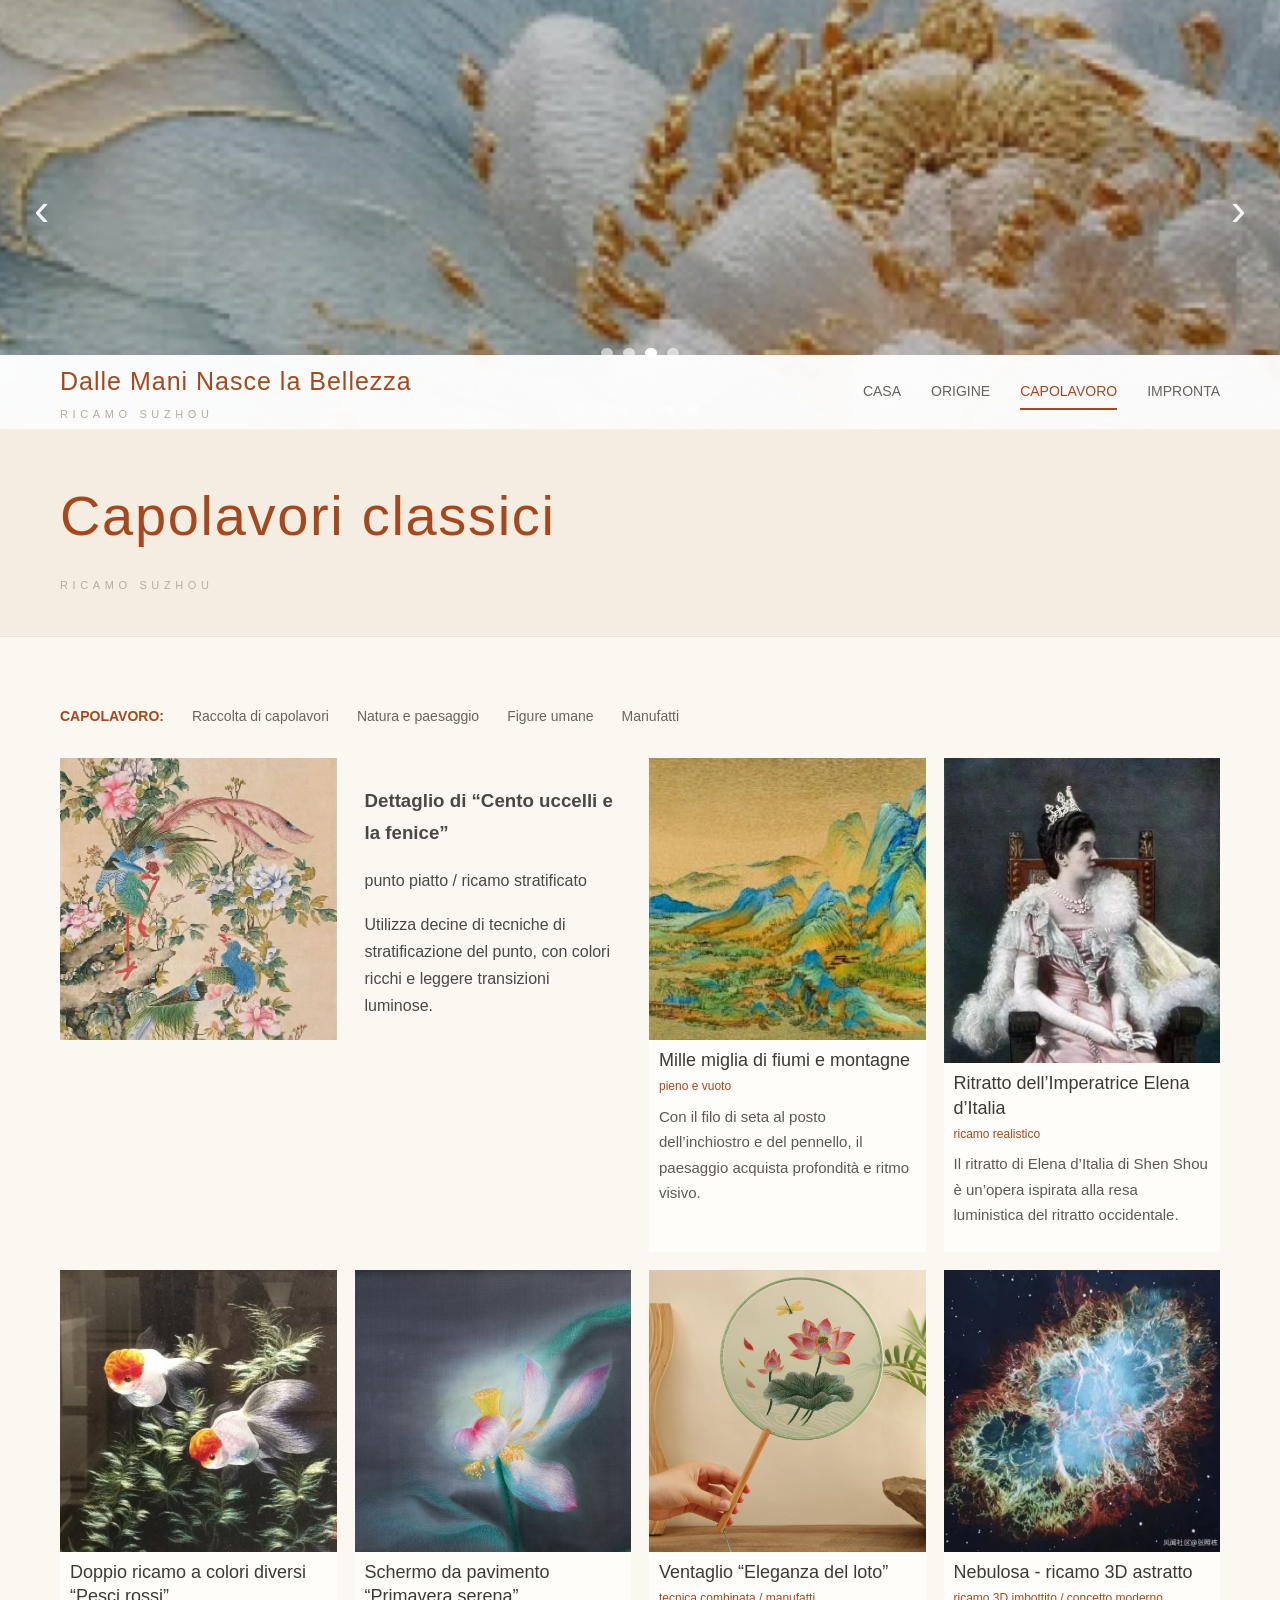
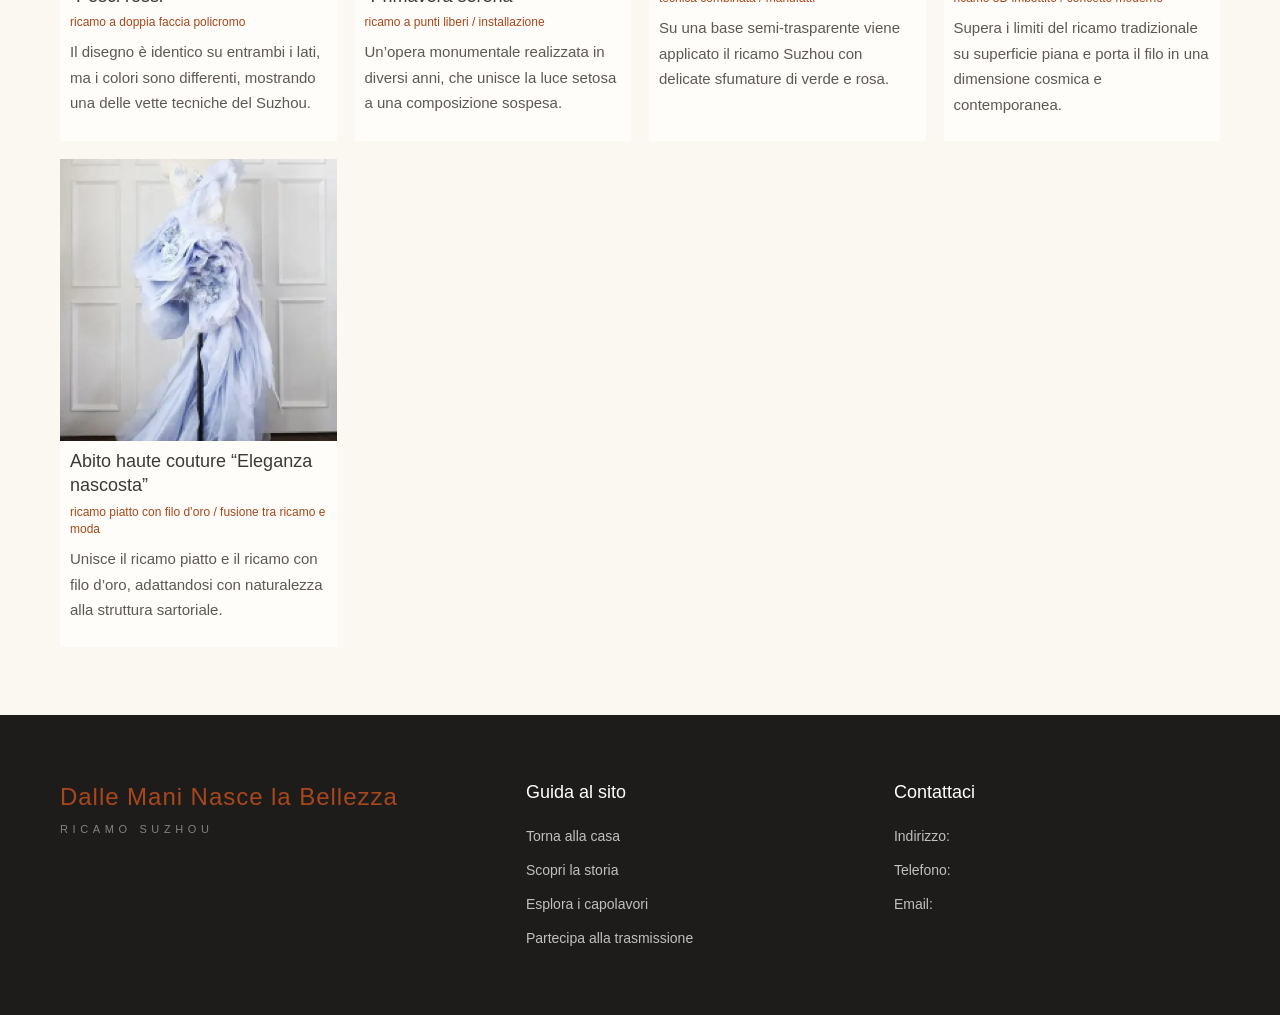
<file: capolavoro.html>
<!DOCTYPE html>
<html lang="it">
<head>
  <meta charset="UTF-8">
  <meta name="viewport" content="width=device-width, initial-scale=1.0">
  <title>CAPOLAVORO | Dalle Mani Nasce la Bellezza</title>
  <link rel="stylesheet" href="style.css">
</head>
<body>
  <header class="hero" data-slider data-start="2">
    <div class="slides">
      <div class="slide" style="background-image:url('ricamo1.png')"></div>
      <div class="slide" style="background-image:url('ricamo7.png')"></div>
      <div class="slide" style="background-image:url('ricamo10.png')"></div>
      <div class="slide" style="background-image:url('18.png')"></div>
    </div>
    <button class="arrow prev" type="button">&#8249;</button><button class="arrow next" type="button">&#8250;</button>
    <div class="dots"><button class="dot" type="button"></button><button class="dot" type="button"></button><button class="dot" type="button"></button><button class="dot" type="button"></button></div>
    <div class="topbar"><div class="container topbar-inner"><div><h1 class="brand-title">Dalle Mani Nasce la Bellezza</h1><div class="brand-sub">Ricamo Suzhou</div></div><nav class="nav"><a href="casa.html">CASA</a><a href="origine.html">ORIGINE</a><a class="active" href="capolavoro.html">CAPOLAVORO</a><a href="impronta.html">IMPRONTA</a></nav></div></div>
  </header>
  <div class="page-head"><div class="container"><h1>Capolavori classici</h1><div class="page-line"></div><span class="eyebrow">Ricamo Suzhou</span></div></div>
  <section>
    <div class="container">
      <div class="tabs"><strong>CAPOLAVORO:</strong><span>Raccolta di capolavori</span><span>Natura e paesaggio</span><span>Figure umane</span><span>Manufatti</span></div>
      <div class="grid-4"
        <article class="card"><img src="11.png" alt=""><div class="card-content"><h3>Dettaglio di “Cento uccelli e la fenice”</h3><div class="sub">punto piatto / ricamo stratificato</div><p>Utilizza decine di tecniche di stratificazione del punto, con colori ricchi e leggere transizioni luminose.</p></div></article>
        <article class="card"><img src="12.png" alt=""><div class="card-content"><h3>Mille miglia di fiumi e montagne</h3><div class="sub">pieno e vuoto</div><p>Con il filo di seta al posto dell’inchiostro e del pennello, il paesaggio acquista profondità e ritmo visivo.</p></div></article>
        <article class="card"><img src="13.jpg" alt=""><div class="card-content"><h3>Ritratto dell’Imperatrice Elena d’Italia</h3><div class="sub">ricamo realistico</div><p>Il ritratto di Elena d’Italia di Shen Shou è un’opera ispirata alla resa luministica del ritratto occidentale.</p></div></article>
        <article class="card"><img src="14.png" alt=""><div class="card-content"><h3>Doppio ricamo a colori diversi “Pesci rossi”</h3><div class="sub">ricamo a doppia faccia policromo</div><p>Il disegno è identico su entrambi i lati, ma i colori sono differenti, mostrando una delle vette tecniche del Suzhou.</p></div></article>
        <article class="card"><img src="13.png" alt=""><div class="card-content"><h3>Schermo da pavimento “Primavera serena”</h3><div class="sub">ricamo a punti liberi / installazione</div><p>Un’opera monumentale realizzata in diversi anni, che unisce la luce setosa a una composizione sospesa.</p></div></article>
        <article class="card"><img src="15.png" alt=""><div class="card-content"><h3>Ventaglio “Eleganza del loto”</h3><div class="sub">tecnica combinata / manufatti</div><p>Su una base semi-trasparente viene applicato il ricamo Suzhou con delicate sfumature di verde e rosa.</p></div></article>
        <article class="card"><img src="16.png" alt=""><div class="card-content"><h3>Nebulosa - ricamo 3D astratto</h3><div class="sub">ricamo 3D imbottito / concetto moderno</div><p>Supera i limiti del ricamo tradizionale su superficie piana e porta il filo in una dimensione cosmica e contemporanea.</p></div></article>
        <article class="card"><img src="17.png" alt=""><div class="card-content"><h3>Abito haute couture “Eleganza nascosta”</h3><div class="sub">ricamo piatto con filo d’oro / fusione tra ricamo e moda</div><p>Unisce il ricamo piatto e il ricamo con filo d’oro, adattandosi con naturalezza alla struttura sartoriale.</p></div></article>
      </div>
    </div>
  </section>
  <footer><div class="container footer-inner"><div class="footer-brand"><h2>Dalle Mani Nasce la Bellezza</h2><div class="brand-sub">Ricamo Suzhou</div><div class="page-line"></div></div><div class="footer-col"><h3>Guida al sito</h3><a href="casa.html">Torna alla casa</a><a href="origine.html">Scopri la storia</a><a href="capolavoro.html">Esplora i capolavori</a><a href="impronta.html">Partecipa alla trasmissione</a></div><div class="footer-col"><h3>Contattaci</h3><p>Indirizzo:</p><p>Telefono:</p><p>Email:</p></div></div></footer>
  <script src="script.js"></script>
</body>
</html>
</file>
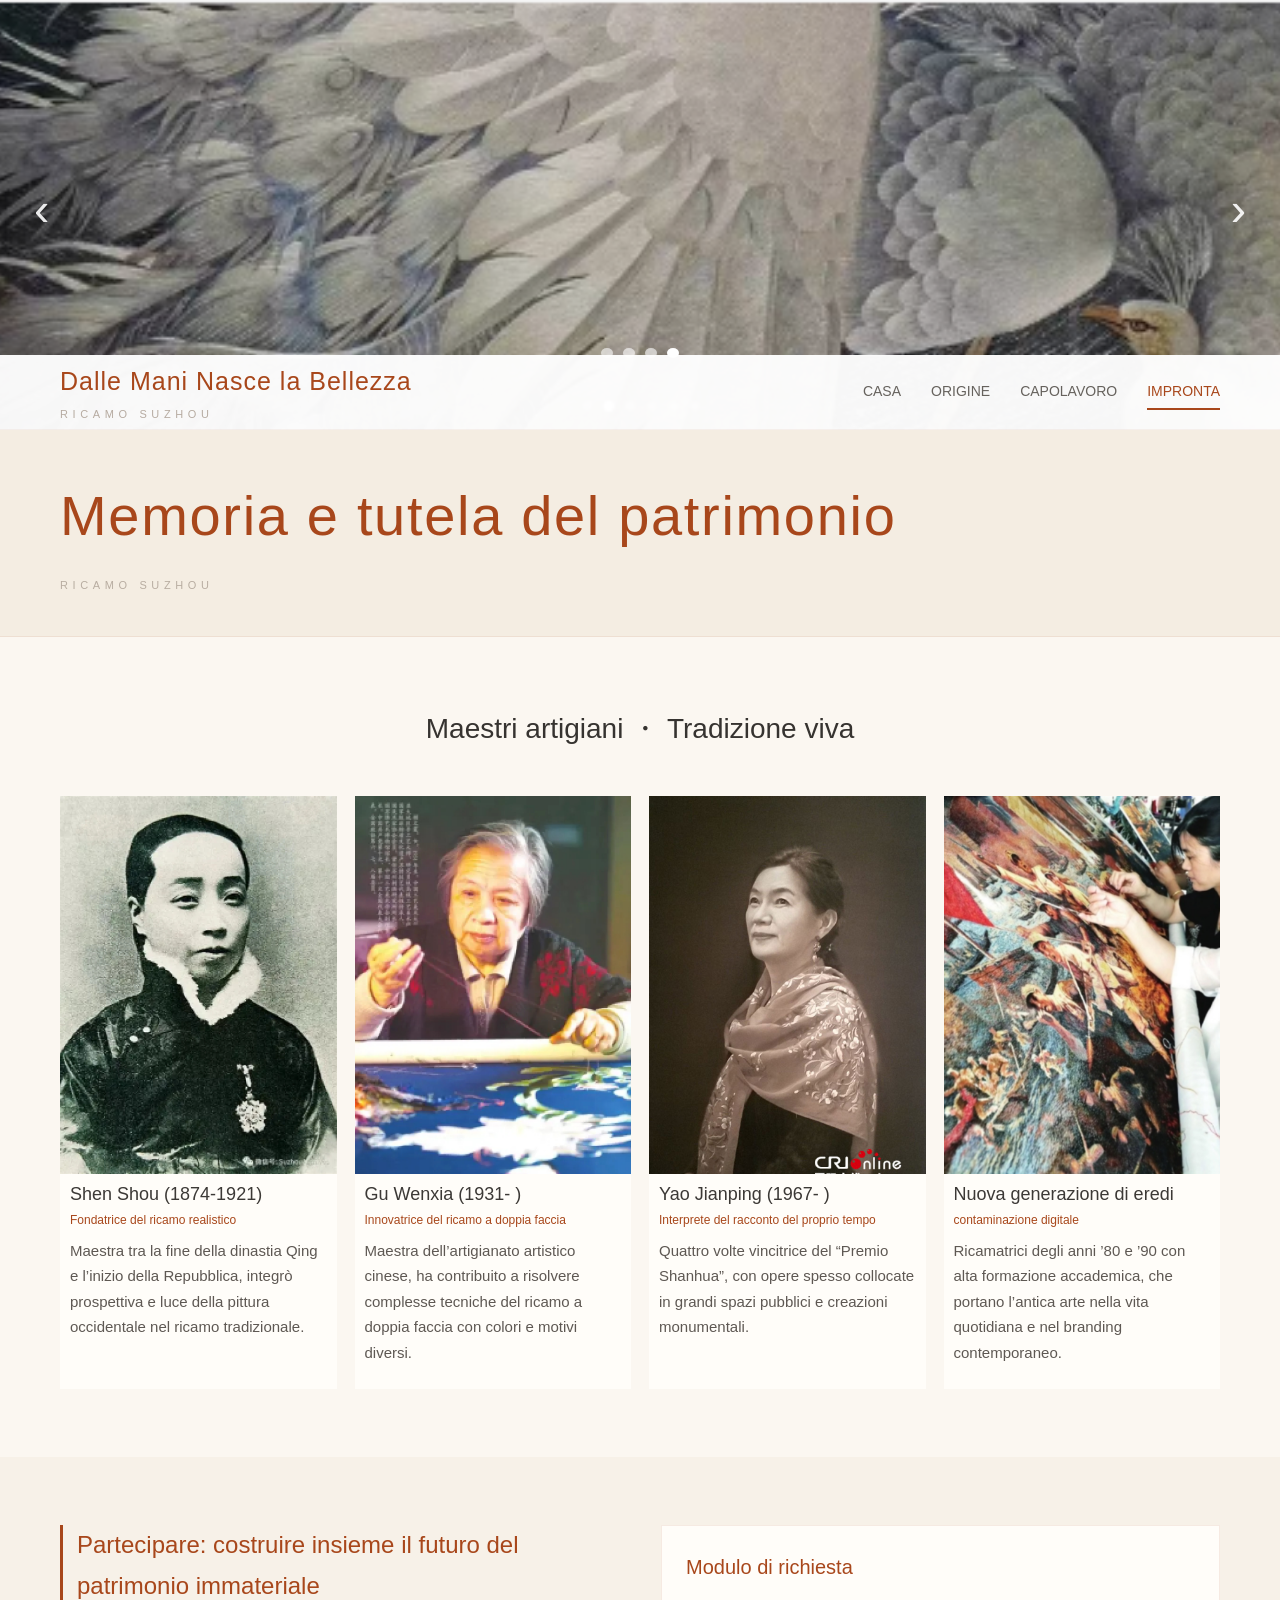
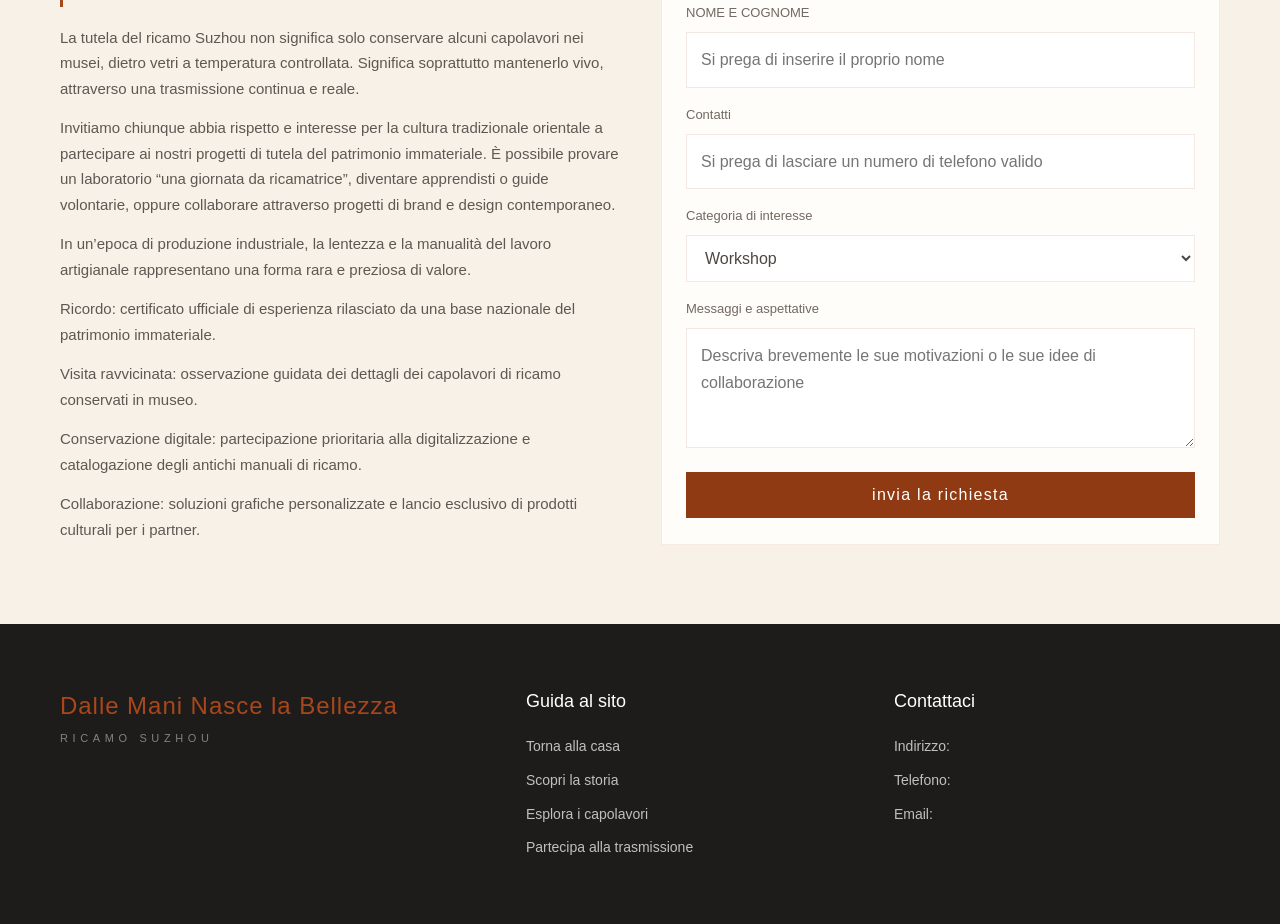
<file: impronta.html>
<!DOCTYPE html>
<html lang="it">
<head>
  <meta charset="UTF-8">
  <meta name="viewport" content="width=device-width, initial-scale=1.0">
  <title>IMPRONTA | Dalle Mani Nasce la Bellezza</title>
  <link rel="stylesheet" href="style.css">
</head>
<body>
  <header class="hero" data-slider data-start="3">
    <div class="slides">
      <div class="slide" style="background-image:url('ricamo1.png')"></div>
      <div class="slide" style="background-image:url('ricamo7.png')"></div>
      <div class="slide" style="background-image:url('ricamo10.png')"></div>
      <div class="slide" style="background-image:url('18.png')"></div>
    </div>
    <button class="arrow prev" type="button">&#8249;</button><button class="arrow next" type="button">&#8250;</button>
    <div class="dots"><button class="dot" type="button"></button><button class="dot" type="button"></button><button class="dot" type="button"></button><button class="dot" type="button"></button></div>
    <div class="topbar"><div class="container topbar-inner"><div><h1 class="brand-title">Dalle Mani Nasce la Bellezza</h1><div class="brand-sub">Ricamo Suzhou</div></div><nav class="nav"><a href="casa.html">CASA</a><a href="origine.html">ORIGINE</a><a href="capolavoro.html">CAPOLAVORO</a><a class="active" href="impronta.html">IMPRONTA</a></nav></div></div>
  </header>
  <div class="page-head"><div class="container"><h1>Memoria e tutela del patrimonio</h1><div class="page-line"></div><span class="eyebrow">Ricamo Suzhou</span></div></div>
  <section>
    <div class="container">
      <div class="heritage-heading"><h2>Maestri artigiani ・ Tradizione viva</h2></div>
      <div class="grid-4">
        <article class="card"><img src="19.png" alt=""><div class="card-content"><h3>Shen Shou (1874-1921)</h3><div class="sub">Fondatrice del ricamo realistico</div><p>Maestra tra la fine della dinastia Qing e l’inizio della Repubblica, integrò prospettiva e luce della pittura occidentale nel ricamo tradizionale.</p></div></article>
        <article class="card"><img src="20.png" alt=""><div class="card-content"><h3>Gu Wenxia (1931- )</h3><div class="sub">Innovatrice del ricamo a doppia faccia</div><p>Maestra dell’artigianato artistico cinese, ha contribuito a risolvere complesse tecniche del ricamo a doppia faccia con colori e motivi diversi.</p></div></article>
        <article class="card"><img src="21.png" alt=""><div class="card-content"><h3>Yao Jianping (1967- )</h3><div class="sub">Interprete del racconto del proprio tempo</div><p>Quattro volte vincitrice del “Premio Shanhua”, con opere spesso collocate in grandi spazi pubblici e creazioni monumentali.</p></div></article>
        <article class="card"><img src="22.png" alt=""><div class="card-content"><h3>Nuova generazione di eredi</h3><div class="sub">contaminazione digitale</div><p>Ricamatrici degli anni ’80 e ’90 con alta formazione accademica, che portano l’antica arte nella vita quotidiana e nel branding contemporaneo.</p></div></article>
      </div>
    </div>
  </section>
  <section class="alt">
    <div class="container two-col">
      <div class="form-note">
        <h2 class="feature-title">Partecipare: costruire insieme il futuro del patrimonio immateriale</h2>
        <p>La tutela del ricamo Suzhou non significa solo conservare alcuni capolavori nei musei, dietro vetri a temperatura controllata. Significa soprattutto mantenerlo vivo, attraverso una trasmissione continua e reale.</p>
        <p>Invitiamo chiunque abbia rispetto e interesse per la cultura tradizionale orientale a partecipare ai nostri progetti di tutela del patrimonio immateriale. È possibile provare un laboratorio “una giornata da ricamatrice”, diventare apprendisti o guide volontarie, oppure collaborare attraverso progetti di brand e design contemporaneo.</p>
        <p>In un’epoca di produzione industriale, la lentezza e la manualità del lavoro artigianale rappresentano una forma rara e preziosa di valore.</p>
        <p>Ricordo: certificato ufficiale di esperienza rilasciato da una base nazionale del patrimonio immateriale.</p>
        <p>Visita ravvicinata: osservazione guidata dei dettagli dei capolavori di ricamo conservati in museo.</p>
        <p>Conservazione digitale: partecipazione prioritaria alla digitalizzazione e catalogazione degli antichi manuali di ricamo.</p>
        <p>Collaborazione: soluzioni grafiche personalizzate e lancio esclusivo di prodotti culturali per i partner.</p>
      </div>
      <form class="form-box" data-demo-form>
        <h3>Modulo di richiesta</h3>
        <div class="field"><label for="name">NOME E COGNOME</label><input id="name" type="text" placeholder="Si prega di inserire il proprio nome"></div>
        <div class="field"><label for="contact">Contatti</label><input id="contact" type="text" placeholder="Si prega di lasciare un numero di telefono valido"></div>
        <div class="field"><label for="category">Categoria di interesse</label><select id="category"><option>Workshop</option><option>Visita guidata</option><option>Collaborazione</option><option>Volontariato</option></select></div>
        <div class="field"><label for="message">Messaggi e aspettative</label><textarea id="message" placeholder="Descriva brevemente le sue motivazioni o le sue idee di collaborazione"></textarea></div>
        <button class="submit-btn" type="submit">invia la richiesta</button>
      </form>
    </div>
  </section>
  <footer><div class="container footer-inner"><div class="footer-brand"><h2>Dalle Mani Nasce la Bellezza</h2><div class="brand-sub">Ricamo Suzhou</div><div class="page-line"></div></div><div class="footer-col"><h3>Guida al sito</h3><a href="casa.html">Torna alla casa</a><a href="origine.html">Scopri la storia</a><a href="capolavoro.html">Esplora i capolavori</a><a href="impronta.html">Partecipa alla trasmissione</a></div><div class="footer-col"><h3>Contattaci</h3><p>Indirizzo:</p><p>Telefono:</p><p>Email:</p></div></div></footer>
  <script src="script.js"></script>
</body>
</html>
</file>
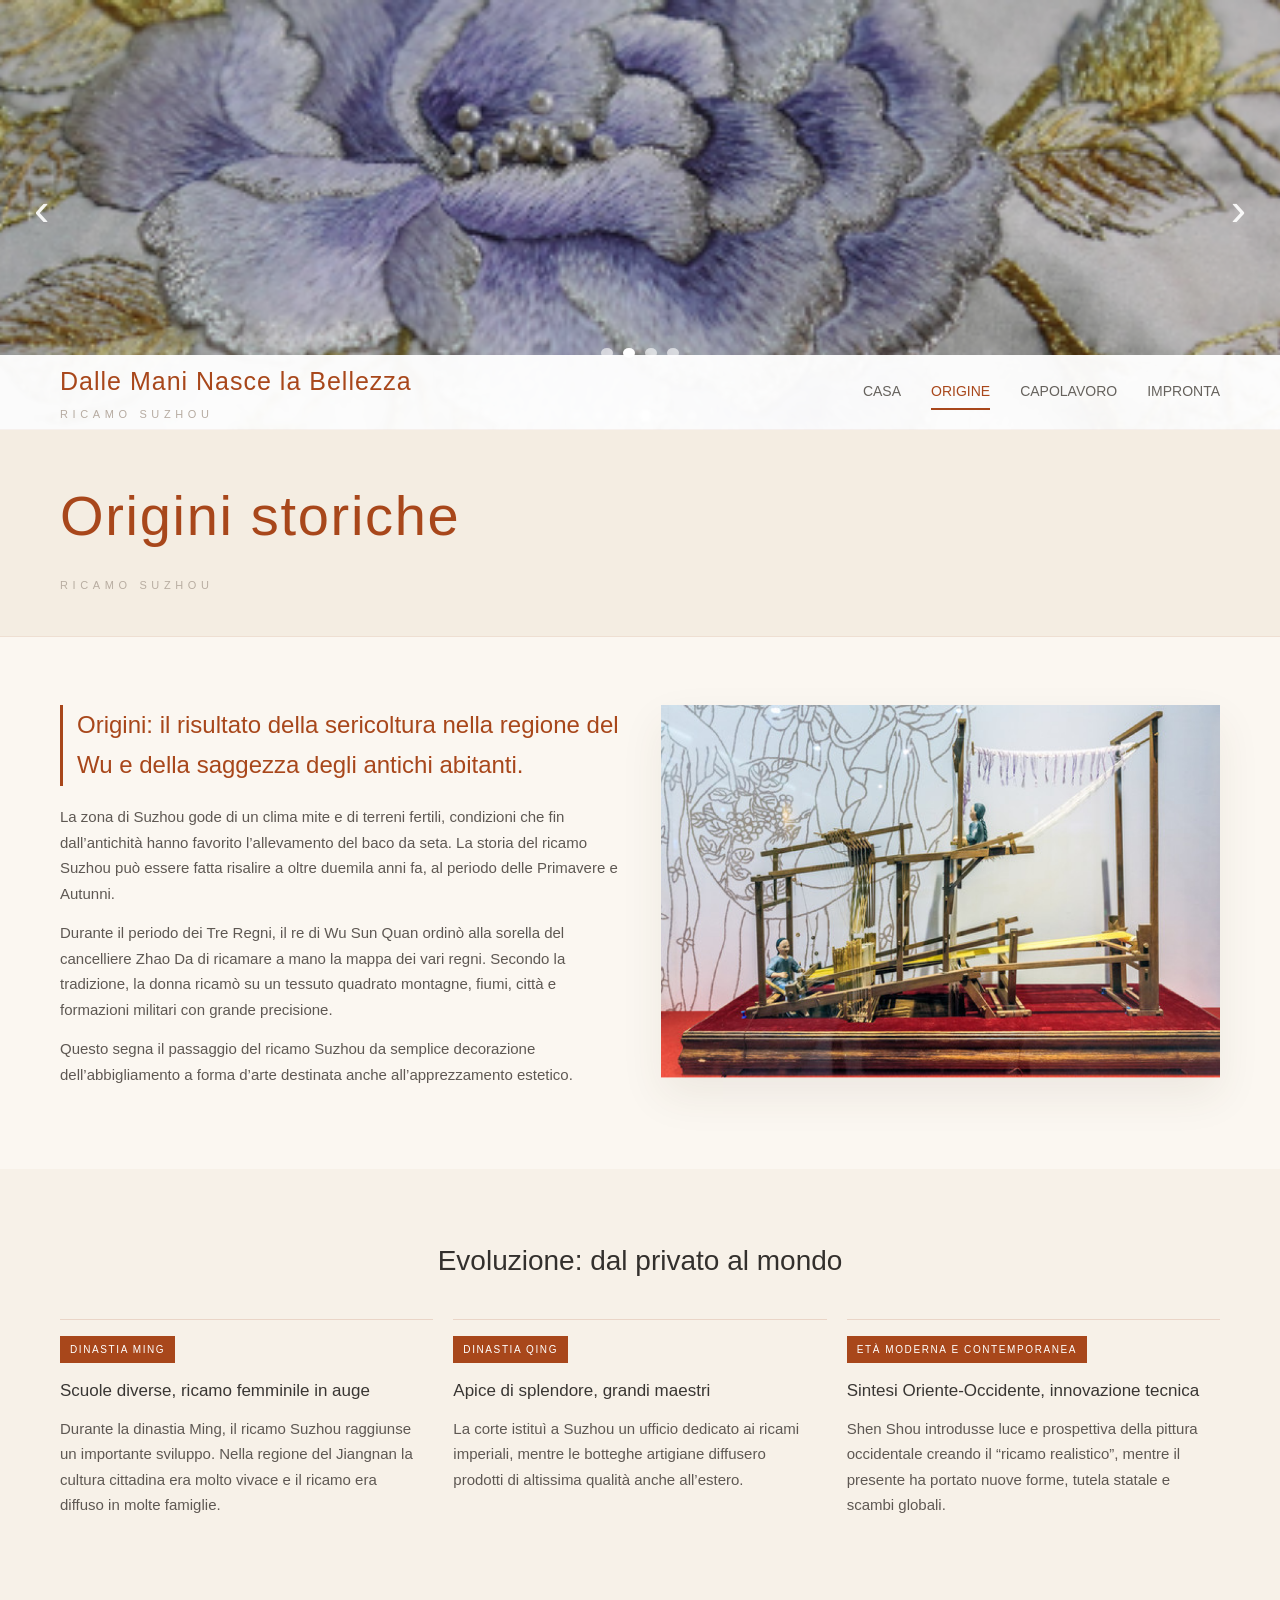
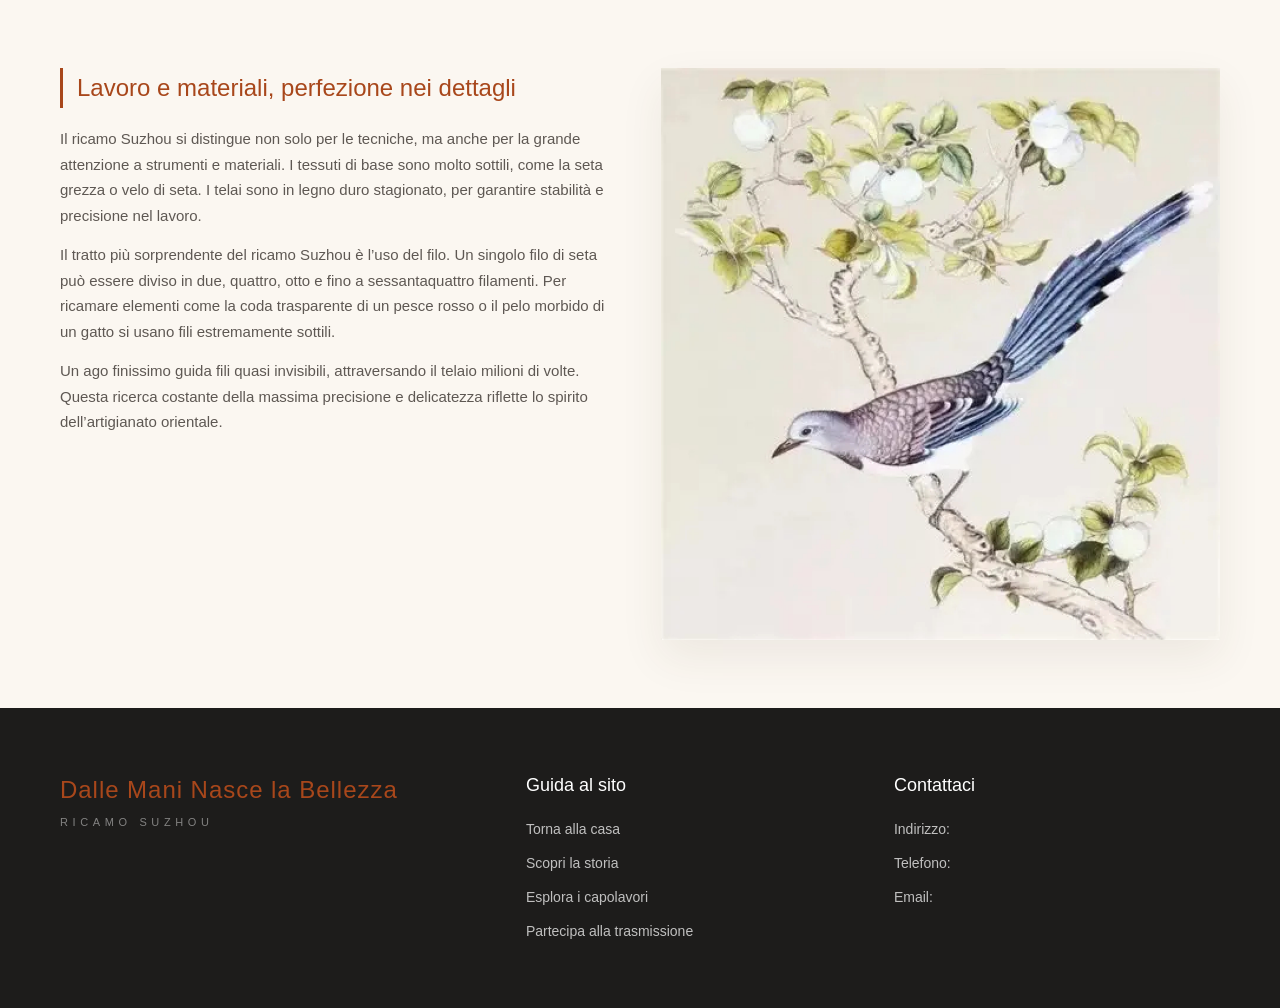
<file: origine.html>
<!DOCTYPE html>
<html lang="it">
<head>
  <meta charset="UTF-8">
  <meta name="viewport" content="width=device-width, initial-scale=1.0">
  <title>ORIGINE | Dalle Mani Nasce la Bellezza</title>
  <link rel="stylesheet" href="style.css">
</head>
<body>
  <header class="hero" data-slider data-start="1">
    <div class="slides">
      <div class="slide" style="background-image:url('ricamo1.png')"></div>
      <div class="slide" style="background-image:url('ricamo7.png')"></div>
      <div class="slide" style="background-image:url('ricamo10.png')"></div>
      <div class="slide" style="background-image:url('18.png')"></div>
    </div>
    <button class="arrow prev" type="button">&#8249;</button><button class="arrow next" type="button">&#8250;</button>
    <div class="dots"><button class="dot" type="button"></button><button class="dot" type="button"></button><button class="dot" type="button"></button><button class="dot" type="button"></button></div>
    <div class="topbar"><div class="container topbar-inner"><div><h1 class="brand-title">Dalle Mani Nasce la Bellezza</h1><div class="brand-sub">Ricamo Suzhou</div></div><nav class="nav"><a href="casa.html">CASA</a><a class="active" href="origine.html">ORIGINE</a><a href="capolavoro.html">CAPOLAVORO</a><a href="impronta.html">IMPRONTA</a></nav></div></div>
  </header>
  <div class="page-head"><div class="container"><h1>Origini storiche</h1><div class="page-line"></div><span class="eyebrow">Ricamo Suzhou</span></div></div>
  <section>
    <div class="container two-col">
      <div class="body-copy">
        <h2 class="feature-title">Origini: il risultato della sericoltura nella regione del Wu e della saggezza degli antichi abitanti.</h2>
        <p>La zona di Suzhou gode di un clima mite e di terreni fertili, condizioni che fin dall’antichità hanno favorito l’allevamento del baco da seta. La storia del ricamo Suzhou può essere fatta risalire a oltre duemila anni fa, al periodo delle Primavere e Autunni.</p>
        <p>Durante il periodo dei Tre Regni, il re di Wu Sun Quan ordinò alla sorella del cancelliere Zhao Da di ricamare a mano la mappa dei vari regni. Secondo la tradizione, la donna ricamò su un tessuto quadrato montagne, fiumi, città e formazioni militari con grande precisione.</p>
        <p>Questo segna il passaggio del ricamo Suzhou da semplice decorazione dell’abbigliamento a forma d’arte destinata anche all’apprezzamento estetico.</p>
      </div>
      <div class="image-card"><img src="ricamo8.png" alt="Telaio storico"></div>
    </div>
  </section>
  <section class="alt">
    <div class="container">
      <div class="section-center"><h2>Evoluzione: dal privato al mondo</h2></div>
      <div class="grid-3" style="margin-top:34px;">
        <article class="timeline-card"><span class="mini-label">dinastia Ming</span><h3>Scuole diverse, ricamo femminile in auge</h3><p>Durante la dinastia Ming, il ricamo Suzhou raggiunse un importante sviluppo. Nella regione del Jiangnan la cultura cittadina era molto vivace e il ricamo era diffuso in molte famiglie.</p></article>
        <article class="timeline-card"><span class="mini-label">dinastia Qing</span><h3>Apice di splendore, grandi maestri</h3><p>La corte istituì a Suzhou un ufficio dedicato ai ricami imperiali, mentre le botteghe artigiane diffusero prodotti di altissima qualità anche all’estero.</p></article>
        <article class="timeline-card"><span class="mini-label">età moderna e contemporanea</span><h3>Sintesi Oriente-Occidente, innovazione tecnica</h3><p>Shen Shou introdusse luce e prospettiva della pittura occidentale creando il “ricamo realistico”, mentre il presente ha portato nuove forme, tutela statale e scambi globali.</p></article>
      </div>
    </div>
  </section>
  <section>
    <div class="container two-col">
      <div class="body-copy">
        <h2 class="feature-title">Lavoro e materiali, perfezione nei dettagli</h2>
        <p>Il ricamo Suzhou si distingue non solo per le tecniche, ma anche per la grande attenzione a strumenti e materiali. I tessuti di base sono molto sottili, come la seta grezza o velo di seta. I telai sono in legno duro stagionato, per garantire stabilità e precisione nel lavoro.</p>
        <p>Il tratto più sorprendente del ricamo Suzhou è l’uso del filo. Un singolo filo di seta può essere diviso in due, quattro, otto e fino a sessantaquattro filamenti. Per ricamare elementi come la coda trasparente di un pesce rosso o il pelo morbido di un gatto si usano fili estremamente sottili.</p>
        <p>Un ago finissimo guida fili quasi invisibili, attraversando il telaio milioni di volte. Questa ricerca costante della massima precisione e delicatezza riflette lo spirito dell’artigianato orientale.</p>
      </div>
      <div class="image-card"><img src="ricamo9.png" alt="Bird embroidery"></div>
    </div>
  </section>
  <footer><div class="container footer-inner"><div class="footer-brand"><h2>Dalle Mani Nasce la Bellezza</h2><div class="brand-sub">Ricamo Suzhou</div><div class="page-line"></div></div><div class="footer-col"><h3>Guida al sito</h3><a href="casa.html">Torna alla casa</a><a href="origine.html">Scopri la storia</a><a href="capolavoro.html">Esplora i capolavori</a><a href="impronta.html">Partecipa alla trasmissione</a></div><div class="footer-col"><h3>Contattaci</h3><p>Indirizzo:</p><p>Telefono:</p><p>Email:</p></div></div></footer>
  <script src="script.js"></script>
</body>
</html>
</file>
<file: style.css>
:root {
  --bg: #f5efe6;
  --bg-soft: #fbf7f1;
  --paper: #fffdf9;
  --text: #4c4742;
  --muted: #847b72;
  --accent: #a8471b;
  --accent-deep: #8f3a12;
  --line: rgba(168, 71, 27, 0.14);
  --shadow: 0 18px 40px rgba(80, 58, 42, 0.08);
  --max: 1160px;
}

* { box-sizing: border-box; }
html { scroll-behavior: smooth; }
body {
  margin: 0;
  font-family: "Segoe UI", "PingFang SC", "Microsoft YaHei", sans-serif;
  color: var(--text);
  background: var(--bg);
  line-height: 1.7;
}
a { color: inherit; text-decoration: none; }
img { display: block; max-width: 100%; }
.container { width: min(var(--max), calc(100% - 56px)); margin: 0 auto; }
.hero { position: relative; height: 430px; overflow: hidden; background: #cfc5bb; }
.slides { position: absolute; inset: 0; }
.slide { position: absolute; inset: 0; background-size: cover; background-position: center; opacity: 0; transition: opacity 0.7s ease; }
.slide.active { opacity: 1; }
.arrow { position: absolute; top: 43%; z-index: 3; border: 0; background: transparent; color: rgba(255,255,255,0.9); font-size: 46px; line-height: 1; cursor: pointer; }
.arrow.prev { left: 28px; }
.arrow.next { right: 28px; }
.dots { position: absolute; left: 50%; bottom: 72px; z-index: 3; display: flex; gap: 10px; transform: translateX(-50%); }
.dot { width: 10px; height: 10px; border: 0; border-radius: 50%; background: rgba(255,255,255,0.6); cursor: pointer; }
.dot.active { background: #fff; }
.topbar { position: absolute; left: 0; right: 0; bottom: 0; z-index: 4; background: rgba(255,255,255,0.96); border-bottom: 1px solid rgba(168,71,27,0.06); }
.topbar-inner { display: flex; align-items: center; justify-content: space-between; gap: 24px; min-height: 74px; }
.brand-title { margin: 0; color: var(--accent); font-size: 25px; letter-spacing: 0.04em; font-weight: 500; }
.brand-sub { margin-top: 2px; color: #b6aba1; font-size: 11px; letter-spacing: 0.42em; text-transform: uppercase; }
.nav { display: flex; gap: 30px; font-size: 14px; text-transform: uppercase; }
.nav a { position: relative; padding: 12px 0; color: #66625d; }
.nav a.active { color: var(--accent); }
.nav a.active::after { content: ""; position: absolute; left: 0; right: 0; bottom: 6px; height: 2px; background: var(--accent); }
.page-head { padding: 54px 0 38px; background: #f4ede2; border-bottom: 1px solid rgba(168,71,27,0.08); }
.page-head h1 { margin: 0 0 10px; color: var(--accent); font-size: 56px; line-height: 1.15; font-weight: 500; letter-spacing: 0.03em; }
.page-line { width: 195px; height: 3pximg
      ; background: var(--accent); }
.eyebrow { display: inline-block; margin-top: 18px; color: #b8ada1; font-size: 11px; letter-spacing: 0.42em; text-transform: uppercase; }
section { padding: 68px 0; background: var(--bg-soft); }
section.alt { background: #f7f1e8; }
.two-col { display: grid; grid-template-columns: 1fr 1fr; gap: 42px; align-items: start; }
.intro-text h2, .section-center h2 { margin: 0 0 18px; color: #33302d; font-size: 28px; font-weight: 500; }
.lead-mark { display: inline-block; margin-bottom: 18px; padding: 5px 10px; background: var(--accent); color: #fff; font-size: 10px; letter-spacing: 0.18em; text-transform: uppercase; }
.intro-text p, .body-copy p, .card p, .news-copy p, .timeline-card p, .form-note p { margin: 0 0 14px; color: #5e5853; font-size: 15px; }
.image-card { background: var(--paper); box-shadow: var(--shadow); }
.image-card img { width: 100%; object-fit: cover; } 
.section-center { text-align: center; }
.section-center .desc { max-width: 900px; margin: 0 auto 0; color: #8a8178; font-size: 14px; }
.grid-4 { display: grid; grid-template-columns: repeat(4, minmax(0, 1fr)); gap: 18px; }
.grid-3 { display: grid; grid-template-columns: repeat(3, minmax(0, 1fr)); gap: 20px; }
.card { background: var(--paper); height: auto;
  display: block;
}
.card img { width: 100%!important; height:auto; object-fit: cover;  }
.card-content { padding: 8px 10px 10px; 
              }
.card h3 { margin: 0 0 6px; font-size: 18px; line-height: 1.35; font-weight: 500; color: #3c3936; }
.card .sub { margin-bottom: 8px; color: var(--accent); font-size: 12px; line-height: 1.45; }
.news-list { margin-top: 44px; }
.news-item { display: grid; grid-template-columns: 72px 1fr; gap: 26px; padding: 26px 0; border-top: 1px solid var(--line); }
.news-day { color: var(--accent); font-size: 22px; line-height: 1; }
.news-day strong { display: block; font-size: 48px; font-weight: 500; }
.news-day span { color: #c3b9ae; font-size: 12px; letter-spacing: 0.18em; text-transform: uppercase; }
.news-copy h3 { margin: 0 0 8px; font-size: 18px; font-weight: 500; }
.tabs { display: flex; flex-wrap: wrap; gap: 28px; margin-bottom: 30px; color: #6b645e; font-size: 14px; }
.tabs strong { color: var(--accent); font-weight: 600; }
.timeline-card { padding: 0 18px 0 0; border-top: 1px solid rgba(168,71,27,0.16); }
.mini-label { display: inline-block; margin-top: 16px; margin-bottom: 14px; padding: 5px 10px; background: var(--accent); color: #fff; font-size: 10px; letter-spacing: 0.16em; text-transform: uppercase; }
.timeline-card h3 { margin: 0 0 10px; font-size: 17px; font-weight: 500; color: #393633; }
.heritage-heading { text-align: center; margin-bottom: 44px; }
.heritage-heading h2 { margin: 0; font-size: 28px; font-weight: 500; color: #363330; }
.heritage-heading span { display: inline-block; margin-top: 8px; font-size: 14px; color: #6e6760; }
.feature-title { margin: 0 0 18px; padding-left: 14px; border-left: 3px solid var(--accent); color: var(--accent); font-size: 24px; font-weight: 500; }
.form-box { padding: 24px 24px 26px; background: var(--paper); border: 1px solid rgba(168,71,27,0.1); }
.form-box h3 { margin: 0 0 18px; color: var(--accent); font-size: 20px; font-weight: 500; }
.field { margin-bottom: 16px; }
.field label { display: block; margin-bottom: 8px; color: #716962; font-size: 13px; }
.field input, .field select, .field textarea { width: 100%; padding: 13px 14px; border: 1px solid rgba(168,71,27,0.12); background: #fff; font: inherit; color: var(--text); }
.field textarea { min-height: 120px; resize: vertical; }
.submit-btn { display: inline-block; width: 100%; padding: 14px 18px; border: 0; background: var(--accent-deep); color: #fff; font-size: 16px; letter-spacing: 0.08em; cursor: pointer; }
footer { background: #1d1c1b; color: rgba(255,255,255,0.82); }
.footer-inner { display: grid; grid-template-columns: 1.3fr 1fr 1fr; gap: 42px; padding: 62px 0 54px; }
.footer-brand h2 { margin: 0; color: var(--accent); font-size: 24px; font-weight: 500; letter-spacing: 0.04em; }
.footer-brand .brand-sub { color: rgba(255,255,255,0.45); }
.footer-brand .page-line { width: 32px; margin-top: 22px; }
.footer-col h3 { margin: 0 0 18px; color: #fff; font-size: 18px; font-weight: 500; }
.footer-col a, .footer-col p { display: block; margin: 0 0 10px; color: rgba(255,255,255,0.72); font-size: 14px; }
.home-grid { display: grid; grid-template-columns: repeat(2, minmax(0, 1fr)); gap: 24px; padding: 70px 0; }
.home-link { display: block; padding: 28px; background: var(--paper); box-shadow: var(--shadow); }
.home-link h2 { margin: 0 0 10px; color: var(--accent); font-size: 26px; font-weight: 500; }
@media (max-width: 1000px) {
  .grid-4 { grid-template-columns: repeat(2, minmax(0, 1fr)); }
  .two-col, .footer-inner { grid-template-columns: 1fr; }
}
@media (max-width: 720px) {
  .container { width: min(var(--max), calc(100% - 28px)); }
  .hero { height: 320px; }
  .topbar-inner { flex-direction: column; align-items: flex-start; justify-content: center; padding: 10px 0; }
  .nav { gap: 18px; flex-wrap: wrap; }
  .page-head h1 { font-size: 38px; }
  .grid-4, .grid-3, .home-grid { grid-template-columns: 1fr; }
}
</file>
